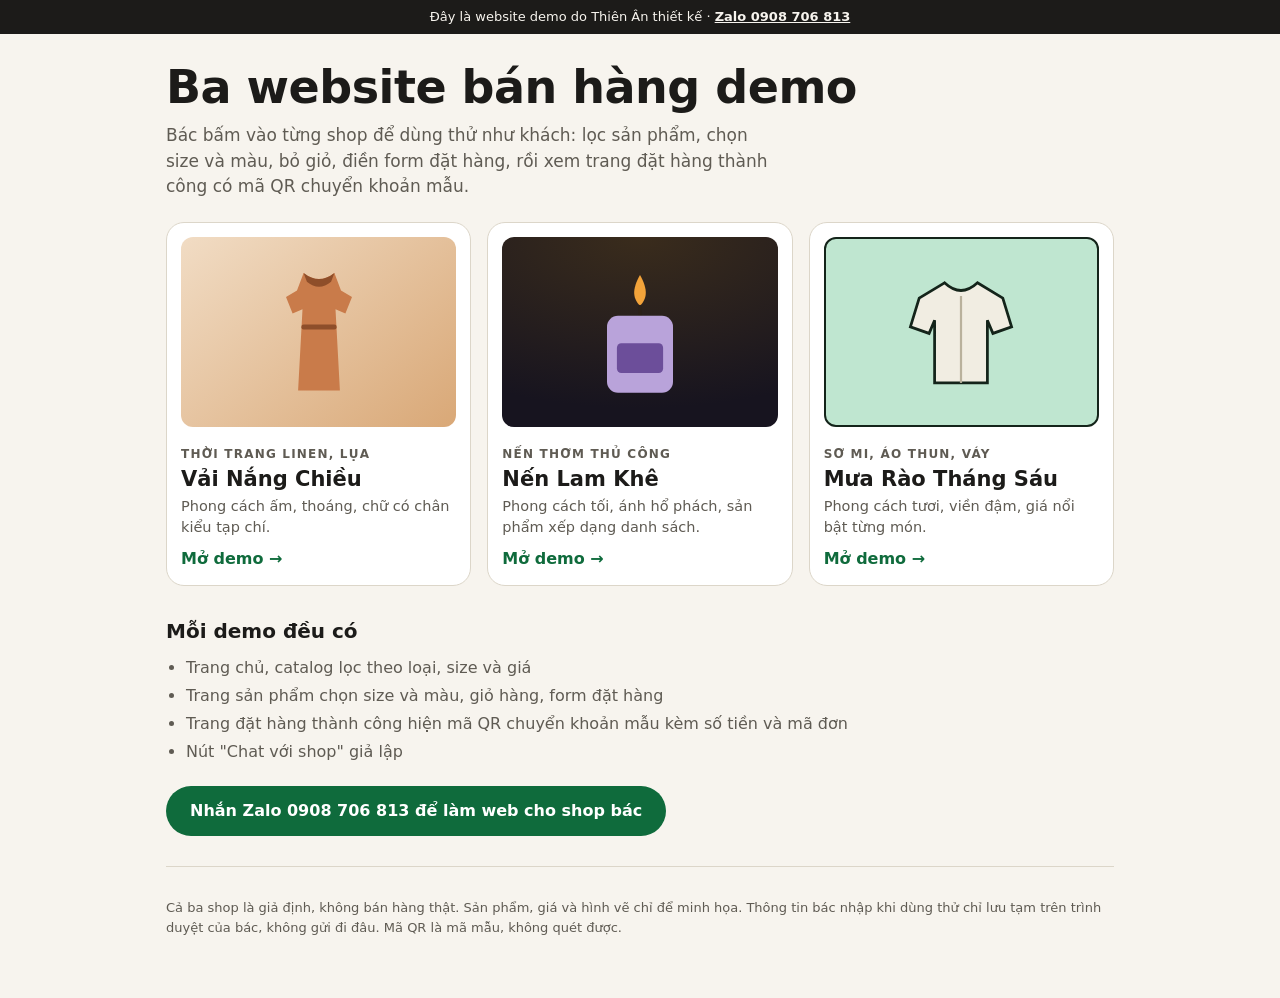
<file: index.html>
<!doctype html>
<html lang="vi">
<head>
<meta charset="utf-8">
<meta name="viewport" content="width=device-width, initial-scale=1">
<title>Website demo · Thiên Ân</title>
<meta name="description" content="Ba website bán hàng demo do Thiên Ân thiết kế: catalog có lọc, giỏ hàng, đặt hàng và mã QR chuyển khoản mẫu. Bấm thử trực tiếp trên điện thoại.">
<meta name="robots" content="noindex">
<meta name="theme-color" content="#f7f4ee">
<style>
  :root { --bg: #f7f4ee; --ink: #1c1b19; --muted: #5f5b53; --line: #dcd6c9; --accent: #0f6b3c; }
  * { box-sizing: border-box; }
  body { margin: 0; background: var(--bg); color: var(--ink); font: 16px/1.5 system-ui, -apple-system, "Segoe UI", Roboto, "Helvetica Neue", Arial, sans-serif; }
  a { color: inherit; }
  :focus-visible { outline: 3px solid var(--accent); outline-offset: 3px; }
  .strip { position: sticky; top: 0; z-index: 5; background: var(--ink); color: var(--bg); font-size: 13px; text-align: center; padding: 7px 12px; }
  .strip a { font-weight: 700; white-space: nowrap; }
  .wrap { max-width: 980px; margin: 0 auto; padding: 28px 16px 48px; }
  h1 { font-size: clamp(30px, 8vw, 46px); line-height: 1.12; margin: 0 0 10px; letter-spacing: -0.5px; }
  .lead { color: var(--muted); font-size: 17px; max-width: 36em; margin: 0 0 22px; }
  .list { display: grid; gap: 16px; }
  .demo { display: grid; grid-template-columns: 104px 1fr; gap: 14px; align-items: center; padding: 14px; border-radius: 18px; text-decoration: none; border: 1.5px solid var(--line); background: #fff; }
  .thumb { height: 128px; border-radius: 12px; display: flex; align-items: center; justify-content: center; }
  .thumb svg { width: 74px; height: auto; }
  .demo small { font-weight: 700; font-size: 12px; letter-spacing: 1.2px; text-transform: uppercase; color: var(--muted); }
  .demo b { display: block; font-size: 21px; line-height: 1.2; margin: 2px 0 4px; }
  .demo span { display: block; font-size: 14.5px; color: var(--muted); }
  .demo i { display: inline-block; margin-top: 8px; font-style: normal; font-weight: 700; color: var(--accent); }
  h2 { font-size: 20px; margin: 30px 0 10px; }
  ul { margin: 0; padding-left: 20px; color: var(--muted); }
  li { margin: 4px 0; }
  .cta { display: inline-flex; align-items: center; min-height: 50px; margin-top: 18px; padding: 12px 24px; border-radius: 999px; background: var(--accent); color: #fff; font-weight: 700; text-decoration: none; }
  footer { margin-top: 30px; padding-top: 18px; border-top: 1px solid var(--line); font-size: 13px; color: var(--muted); }
  @media (min-width: 760px) { .list { grid-template-columns: repeat(3, 1fr); } .demo { grid-template-columns: 1fr; align-items: start; } .thumb { height: 190px; } .thumb svg { width: 110px; } }
</style>
</head>
<body>
<div class="strip">Đây là website demo do Thiên Ân thiết kế · <a href="https://zalo.me/0908706813" target="_blank" rel="noopener">Zalo 0908 706 813</a></div>
<main class="wrap">
  <h1>Ba website bán hàng demo</h1>
  <p class="lead">Bác bấm vào từng shop để dùng thử như khách: lọc sản phẩm, chọn size và màu, bỏ giỏ, điền form đặt hàng, rồi xem trang đặt hàng thành công có mã QR chuyển khoản mẫu.</p>

  <div class="list">
    <a class="demo" href="vai-nang-chieu/">
      <div class="thumb" style="background:linear-gradient(140deg,#f1dcc4,#d9a877)">
        <svg viewBox="0 0 200 250" aria-hidden="true"><path d="M72 18 L60 50 L40 62 L52 92 L70 84 L62 232 L138 232 L130 84 L148 92 L160 62 L140 50 L128 18 Q100 40 72 18 Z" fill="#C97B4A"/><path d="M72 18 Q100 40 128 18 L122 34 Q100 52 78 34 Z" fill="#8E4E2A"/><rect x="68" y="112" width="64" height="9" rx="4" fill="#8E4E2A"/></svg>
      </div>
      <div><small>Thời trang linen, lụa</small><b>Vải Nắng Chiều</b><span>Phong cách ấm, thoáng, chữ có chân kiểu tạp chí.</span><i>Mở demo →</i></div>
    </a>
    <a class="demo" href="nen-lam-khe/">
      <div class="thumb" style="background:radial-gradient(120% 90% at 50% 0%,#3a2c1c,#17141f)">
        <svg viewBox="0 0 200 250" aria-hidden="true"><path d="M100 22 c-16 28 -12 44 0 56 c12 -12 16 -28 0 -56 Z" fill="#F2A33A"/><rect x="97" y="76" width="6" height="20" rx="3" fill="#2b2118"/><rect x="40" y="96" width="120" height="140" rx="20" fill="#B9A3DA"/><rect x="58" y="146" width="84" height="54" rx="8" fill="#6C4E9A"/></svg>
      </div>
      <div><small>Nến thơm thủ công</small><b>Nến Lam Khê</b><span>Phong cách tối, ánh hổ phách, sản phẩm xếp dạng danh sách.</span><i>Mở demo →</i></div>
    </a>
    <a class="demo" href="mua-rao-thang-sau/">
      <div class="thumb" style="background:#bfe6d0;border:2.5px solid #14241a">
        <svg viewBox="0 0 200 210" aria-hidden="true"><path d="M70 16 L24 44 L8 96 L42 108 L52 84 L52 198 L148 198 L148 84 L158 108 L192 96 L176 44 L130 16 Q100 44 70 16 Z" fill="#F1EDE2" stroke="#14241a" stroke-width="5"/><path d="M100 40 L100 198" stroke="#B9B19C" stroke-width="4"/></svg>
      </div>
      <div><small>Sơ mi, áo thun, váy</small><b>Mưa Rào Tháng Sáu</b><span>Phong cách tươi, viền đậm, giá nổi bật từng món.</span><i>Mở demo →</i></div>
    </a>
  </div>

  <h2>Mỗi demo đều có</h2>
  <ul>
    <li>Trang chủ, catalog lọc theo loại, size và giá</li>
    <li>Trang sản phẩm chọn size và màu, giỏ hàng, form đặt hàng</li>
    <li>Trang đặt hàng thành công hiện mã QR chuyển khoản mẫu kèm số tiền và mã đơn</li>
    <li>Nút "Chat với shop" giả lập</li>
  </ul>
  <a class="cta" href="https://zalo.me/0908706813" target="_blank" rel="noopener">Nhắn Zalo 0908 706 813 để làm web cho shop bác</a>

  <footer>
    <p>Cả ba shop là giả định, không bán hàng thật. Sản phẩm, giá và hình vẽ chỉ để minh họa. Thông tin bác nhập khi dùng thử chỉ lưu tạm trên trình duyệt của bác, không gửi đi đâu. Mã QR là mã mẫu, không quét được.</p>
  </footer>
</main>
</body>
</html>
</file>
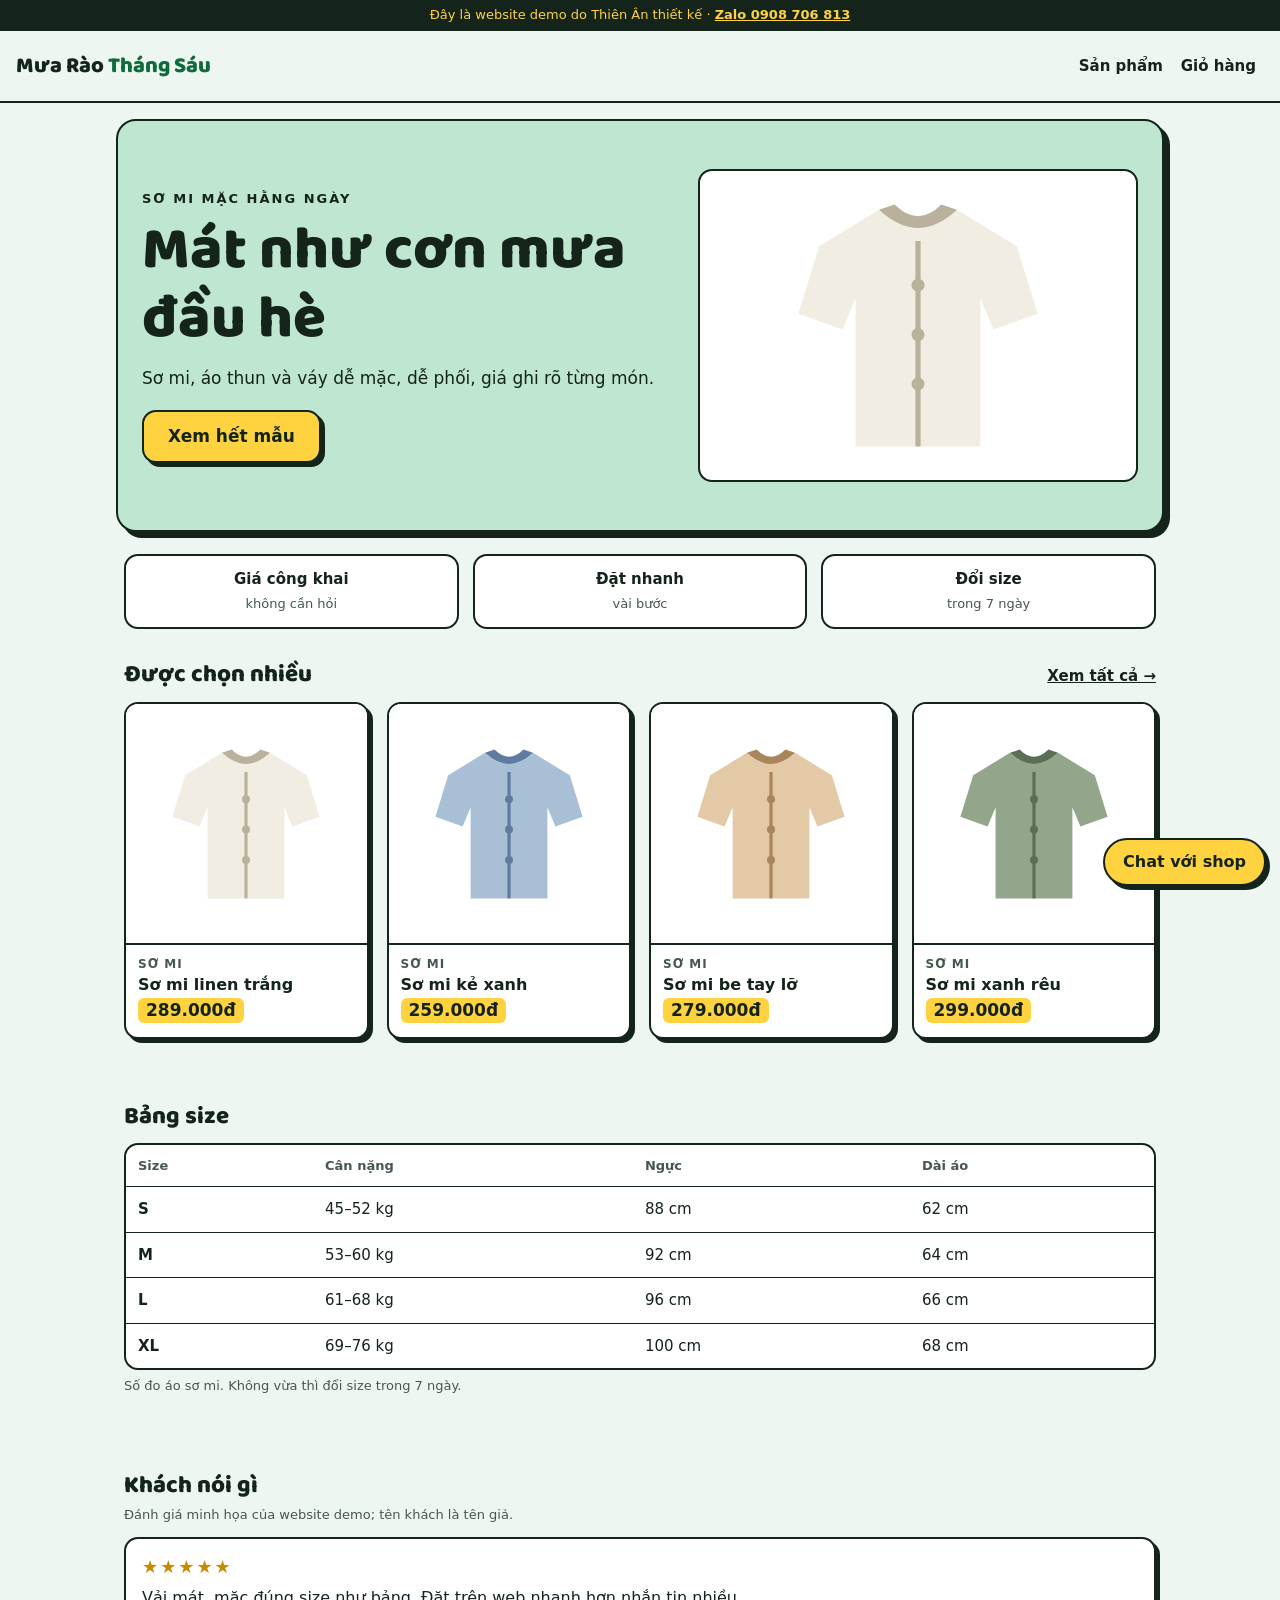
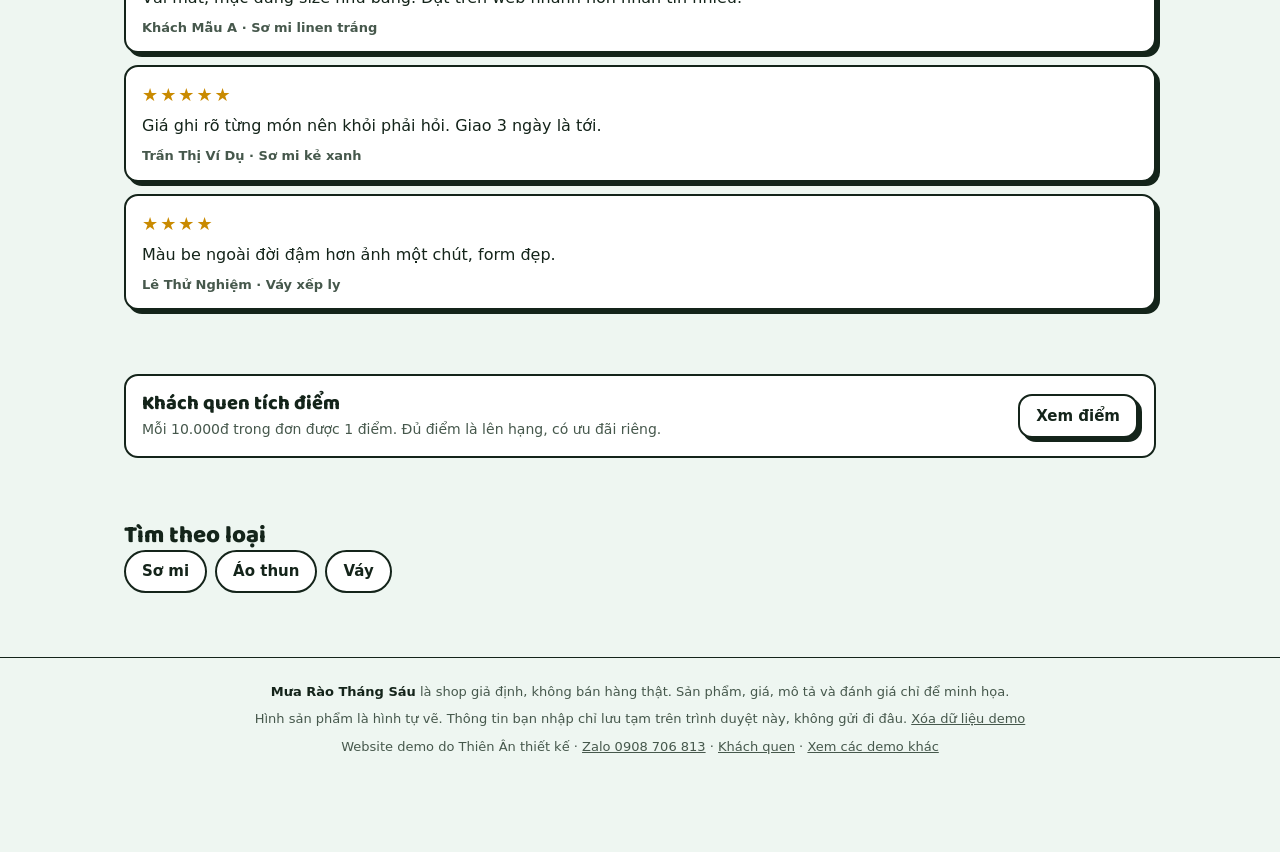
<file: mua-rao-thang-sau/index.html>
<!doctype html>
<html lang="vi">
<head>
<meta charset="utf-8">
<meta name="viewport" content="width=device-width, initial-scale=1">
<title>Mưa Rào Tháng Sáu · Website demo</title>
<meta name="description" content="Website demo shop sơ mi, áo thun, váy: giá công khai, đặt nhanh, mã QR mẫu. Shop giả định, không bán hàng thật.">
<meta name="robots" content="noindex">
<meta name="theme-color" content="#eef6f1">
<link rel="stylesheet" href="../shared/fonts/baloo-2.css">
<link rel="stylesheet" href="../shared/base.css">
<link rel="stylesheet" href="theme.css">
</head>
<body>
<main id="app"></main>
<noscript><p style="padding:24px">Website demo này cần bật JavaScript để chạy giỏ hàng và đặt hàng.</p></noscript>
<script src="data.js"></script>
<script src="../shared/shop.js"></script>
</body>
</html>
</file>
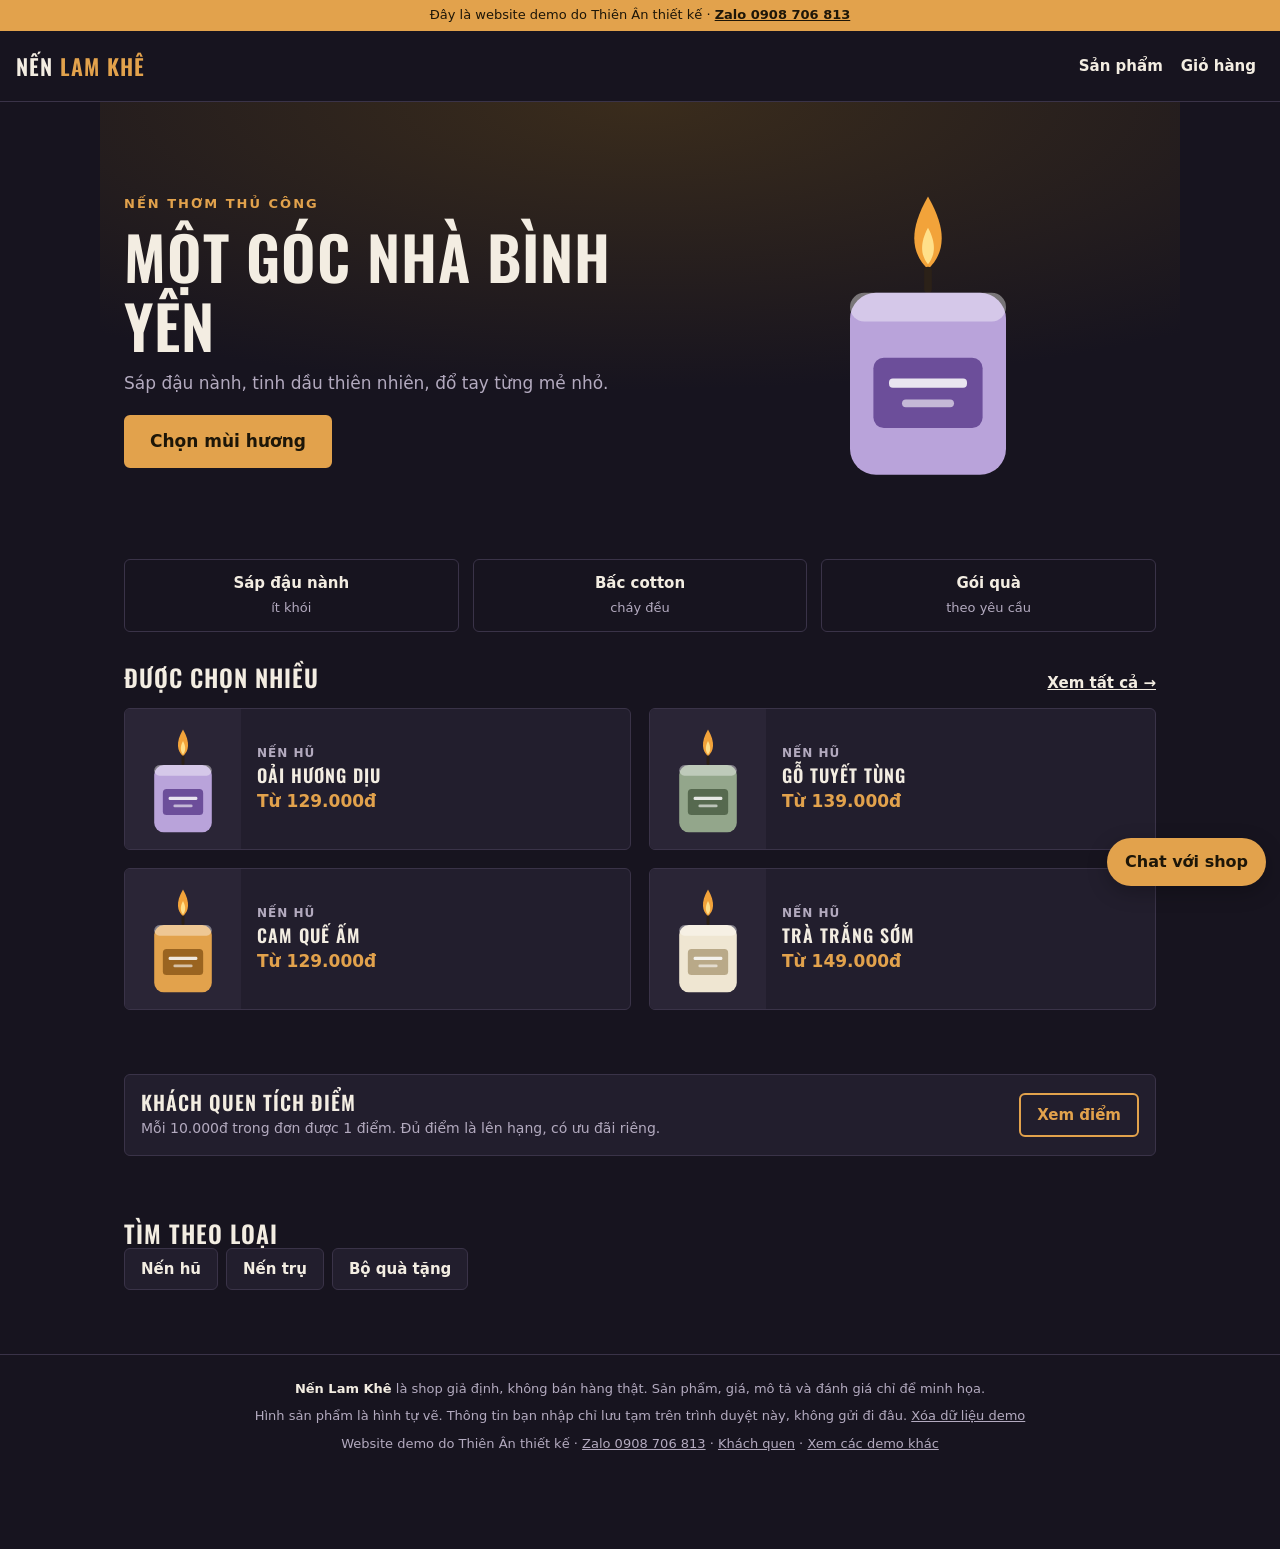
<file: nen-lam-khe/index.html>
<!doctype html>
<html lang="vi">
<head>
<meta charset="utf-8">
<meta name="viewport" content="width=device-width, initial-scale=1">
<title>Nến Lam Khê · Website demo</title>
<meta name="description" content="Website demo shop nến thơm thủ công: chọn dung tích, màu sáp, đặt hàng và mã QR mẫu. Shop giả định, không bán hàng thật.">
<meta name="robots" content="noindex">
<meta name="theme-color" content="#17141f">
<link rel="stylesheet" href="../shared/fonts/oswald.css">
<link rel="stylesheet" href="../shared/base.css">
<link rel="stylesheet" href="theme.css">
</head>
<body>
<main id="app"></main>
<noscript><p style="padding:24px">Website demo này cần bật JavaScript để chạy giỏ hàng và đặt hàng.</p></noscript>
<script src="data.js"></script>
<script src="../shared/shop.js"></script>
</body>
</html>
</file>
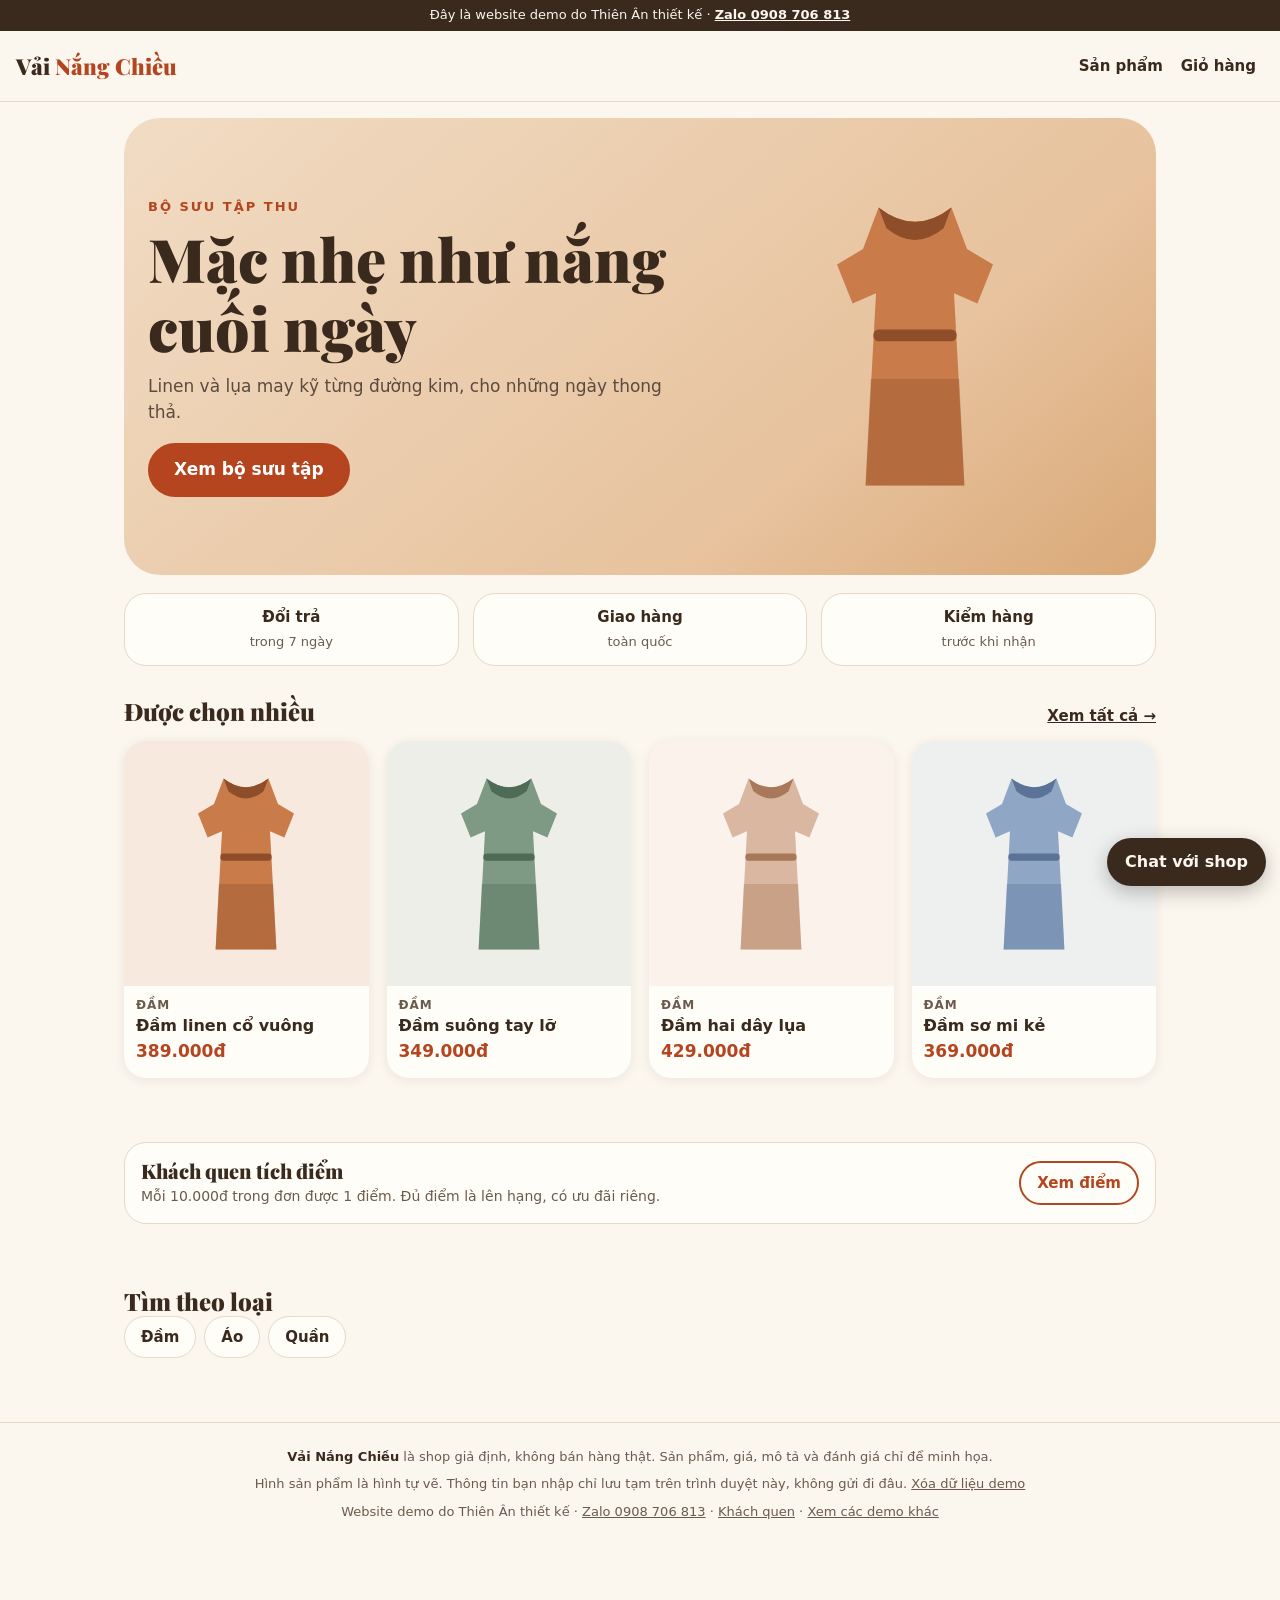
<file: vai-nang-chieu/index.html>
<!doctype html>
<html lang="vi">
<head>
<meta charset="utf-8">
<meta name="viewport" content="width=device-width, initial-scale=1">
<title>Vải Nắng Chiều · Website demo</title>
<meta name="description" content="Website demo shop thời trang linen và lụa: catalog có lọc, giỏ hàng, đặt hàng và mã QR mẫu. Shop giả định, không bán hàng thật.">
<meta name="robots" content="noindex">
<meta name="theme-color" content="#fbf6ee">
<link rel="stylesheet" href="../shared/fonts/playfair-display.css">
<link rel="stylesheet" href="../shared/base.css">
<link rel="stylesheet" href="theme.css">
</head>
<body>
<main id="app"></main>
<noscript><p style="padding:24px">Website demo này cần bật JavaScript để chạy giỏ hàng và đặt hàng.</p></noscript>
<script src="data.js"></script>
<script src="../shared/shop.js"></script>
</body>
</html>
</file>
<file: shared/fonts/baloo-2.css>
@font-face{font-display:swap;font-family:'Baloo 2';font-style:normal;font-weight:700;src:url(baloo-2-700-0.woff2) format('woff2');unicode-range:U+0102-0103, U+0110-0111, U+0128-0129, U+0168-0169, U+01A0-01A1, U+01AF-01B0, U+0300-0301, U+0303-0304, U+0308-0309, U+0323, U+0329, U+1EA0-1EF9, U+20AB;}
@font-face{font-display:swap;font-family:'Baloo 2';font-style:normal;font-weight:700;src:url(baloo-2-700-1.woff2) format('woff2');unicode-range:U+0100-02BA, U+02BD-02C5, U+02C7-02CC, U+02CE-02D7, U+02DD-02FF, U+0304, U+0308, U+0329, U+1D00-1DBF, U+1E00-1E9F, U+1EF2-1EFF, U+2020, U+20A0-20AB, U+20AD-20C4, U+2113, U+2C60-2C7F, U+A720-A7FF;}
@font-face{font-display:swap;font-family:'Baloo 2';font-style:normal;font-weight:700;src:url(baloo-2-700-2.woff2) format('woff2');unicode-range:U+0000-00FF, U+0131, U+0152-0153, U+02BB-02BC, U+02C6, U+02DA, U+02DC, U+0304, U+0308, U+0329, U+2000-206F, U+20AC, U+2122, U+2191, U+2193, U+2212, U+2215, U+FEFF, U+FFFD;}
@font-face{font-display:swap;font-family:'Baloo 2';font-style:normal;font-weight:800;src:url(baloo-2-800-3.woff2) format('woff2');unicode-range:U+0102-0103, U+0110-0111, U+0128-0129, U+0168-0169, U+01A0-01A1, U+01AF-01B0, U+0300-0301, U+0303-0304, U+0308-0309, U+0323, U+0329, U+1EA0-1EF9, U+20AB;}
@font-face{font-display:swap;font-family:'Baloo 2';font-style:normal;font-weight:800;src:url(baloo-2-800-4.woff2) format('woff2');unicode-range:U+0100-02BA, U+02BD-02C5, U+02C7-02CC, U+02CE-02D7, U+02DD-02FF, U+0304, U+0308, U+0329, U+1D00-1DBF, U+1E00-1E9F, U+1EF2-1EFF, U+2020, U+20A0-20AB, U+20AD-20C4, U+2113, U+2C60-2C7F, U+A720-A7FF;}
@font-face{font-display:swap;font-family:'Baloo 2';font-style:normal;font-weight:800;src:url(baloo-2-800-5.woff2) format('woff2');unicode-range:U+0000-00FF, U+0131, U+0152-0153, U+02BB-02BC, U+02C6, U+02DA, U+02DC, U+0304, U+0308, U+0329, U+2000-206F, U+20AC, U+2122, U+2191, U+2193, U+2212, U+2215, U+FEFF, U+FFFD;}
</file>
<file: shared/base.css>
/* Khung chung của các website demo. Màu, font và dáng riêng của từng shop nằm trong theme.css của shop đó. */
:root {
  --bg: #fff; --surface: #fff; --ink: #1f1f1f; --muted: #666; --line: #e5e5e5;
  --accent: #b4451f; --accent-text: var(--accent); --on-accent: #fff; --radius: 14px; --pill: 999px;
  --font-body: system-ui, -apple-system, "Segoe UI", Roboto, "Helvetica Neue", Arial, sans-serif;
  --font-head: var(--font-body); --head-weight: 800; --head-case: none; --head-track: 0;
  --strip-bg: #111; --strip-ink: #fff; --max: 1080px;
}
* { box-sizing: border-box; }
html { -webkit-text-size-adjust: 100%; scroll-padding-top: 96px; }
body { margin: 0; background: var(--bg); color: var(--ink); font: 16px/1.5 var(--font-body); }
h1, h2 { font-family: var(--font-head); font-weight: var(--head-weight); text-transform: var(--head-case); letter-spacing: var(--head-track); line-height: 1.15; margin: 0; }
p { margin: 0; }
a { color: inherit; }
button, input { font: inherit; color: inherit; }
button { cursor: pointer; }
svg { display: block; max-width: 100%; height: auto; }
:focus-visible { outline: 3px solid var(--accent); outline-offset: 2px; }
[hidden] { display: none !important; }

.sticky { position: sticky; top: 0; z-index: 30; }
.demo-strip { background: var(--strip-bg); color: var(--strip-ink); font-size: 13px; line-height: 1.3; text-align: center; padding: 7px 12px; }
.demo-strip a { color: inherit; font-weight: 700; white-space: nowrap; }

.top { display: flex; align-items: center; justify-content: space-between; gap: 8px; padding: 12px clamp(10px, 4vw, 16px); background: var(--bg); border-bottom: 1px solid var(--line); }
.logo { white-space: nowrap; font-family: var(--font-head); font-weight: var(--head-weight); font-size: clamp(16px, 5.4vw, 22px); text-decoration: none; text-transform: var(--head-case); letter-spacing: var(--head-track); }
.logo span { color: var(--accent-text); }
.top nav { display: flex; align-items: center; gap: 2px; font-weight: 600; font-size: clamp(13px, 3.8vw, 15px); }
.top nav a { white-space: nowrap; text-decoration: none; padding: 12px clamp(4px, 1.8vw, 8px); border-radius: var(--pill); }
.cart-link b { display: inline-block; min-width: 22px; padding: 0 6px; margin-left: 2px; border-radius: var(--pill); background: var(--accent); color: var(--on-accent); font-size: 13px; text-align: center; }

main { max-width: var(--max); margin: 0 auto; min-height: 60vh; }
.block { padding: 24px 16px; }
.narrow { max-width: 560px; margin: 0 auto; }
.block-head { display: flex; align-items: baseline; justify-content: space-between; gap: 12px; margin-bottom: 14px; }
.block-head a { font-weight: 600; font-size: 15px; white-space: nowrap; }
h2 { font-size: 24px; }
.page-title { font-size: 30px; margin-bottom: 16px; }

.btn { display: inline-flex; align-items: center; justify-content: center; min-height: 50px; padding: 12px 24px; border: 2px solid var(--accent); border-radius: var(--radius); background: var(--accent); color: var(--on-accent); font-weight: 700; font-size: 17px; text-decoration: none; }
.btn.ghost { background: transparent; color: var(--accent-text); }
.btn.wide { display: flex; width: 100%; margin-top: 16px; }
.linkish { background: none; border: 0; padding: 0; text-decoration: underline; color: inherit; }
.back { display: inline-block; padding: 10px 0; font-weight: 600; font-size: 15px; text-decoration: none; color: var(--muted); }
.back.center { display: block; text-align: center; }

.hero { display: grid; gap: 18px; padding: 28px 16px; align-items: center; }
.hero small { display: block; font-weight: 700; font-size: 13px; letter-spacing: 2px; text-transform: uppercase; color: var(--accent-text); margin-bottom: 8px; }
.hero h1 { font-size: clamp(34px, 9vw, 60px); }
.hero p { margin: 12px 0 18px; color: var(--muted); font-size: 17px; max-width: 34em; }
.hero-art { display: flex; justify-content: center; border-radius: var(--radius); padding: 18px; background: var(--surface); }
.perks { display: grid; grid-template-columns: repeat(3, 1fr); gap: 8px; padding: 0 16px; }
.perks div { background: var(--surface); border: 1px solid var(--line); border-radius: var(--radius); padding: 12px 10px; text-align: center; }
.perks b { display: block; font-size: 15px; }
.perks span { font-size: 13px; color: var(--muted); }

.grid { display: grid; grid-template-columns: repeat(2, minmax(0, 1fr)); gap: 12px; }
.card { display: block; text-decoration: none; background: var(--surface); border: 1px solid var(--line); border-radius: var(--radius); overflow: hidden; }
.card .pic { display: flex; align-items: center; justify-content: center; aspect-ratio: 1; padding: 14px; }
.card .meta { padding: 10px 12px 14px; display: grid; gap: 2px; }
.cat { font-size: 12px; font-weight: 700; letter-spacing: 1px; text-transform: uppercase; color: var(--muted); }
.card b { font-size: 16px; line-height: 1.3; }
.card i { font-style: normal; font-weight: 800; color: var(--accent-text); font-size: 17px; }

.fine { font-size: 13px; color: var(--muted); margin: 6px 0 12px; }
.table-wrap { overflow-x: auto; margin-top: 12px; border: 1px solid var(--line); border-radius: var(--radius); background: var(--surface); }
.size-table { width: 100%; border-collapse: collapse; font-size: 15px; font-variant-numeric: tabular-nums; }
.size-table th, .size-table td { padding: 11px 12px; text-align: left; white-space: nowrap; border-bottom: 1px solid var(--line); }
.size-table tbody tr:last-child th, .size-table tbody tr:last-child td { border-bottom: 0; }
.size-table thead th { font-size: 13px; color: var(--muted); font-weight: 700; }
.size-table tbody th { font-weight: 800; }
.reviews { display: grid; gap: 12px; }
.review { margin: 0; padding: 14px 16px; background: var(--surface); border: 1px solid var(--line); border-radius: var(--radius); }
.review .stars { color: #c98a00; letter-spacing: 2px; font-size: 18px; }
.review blockquote { margin: 6px 0 8px; font-size: 16px; }
.review figcaption { font-size: 13px; color: var(--muted); font-weight: 600; }
.chips { display: flex; flex-wrap: wrap; gap: 8px; }
.chip { min-height: 42px; padding: 8px 16px; border: 1.5px solid var(--line); border-radius: var(--pill); background: var(--surface); font-weight: 600; font-size: 15px; text-decoration: none; display: inline-flex; align-items: center; }
.chip.on { background: var(--ink); border-color: var(--ink); color: var(--bg); }
fieldset { border: 0; padding: 0; margin: 0 0 14px; min-width: 0; }
legend { padding: 0; margin-bottom: 8px; font-weight: 700; font-size: 14px; color: var(--muted); }
.count { margin: 4px 0 12px; color: var(--muted); font-size: 14px; }
.empty { padding: 28px 0; color: var(--muted); }

.product { display: grid; grid-template-columns: minmax(0, 1fr); gap: 16px; padding: 8px 16px 28px; }
.product-pic { display: flex; align-items: center; justify-content: center; border-radius: var(--radius); padding: 24px; }
.product-pic svg { width: auto; max-height: 46vh; }
.product-info h1 { font-size: 30px; margin: 4px 0 6px; }
.price { font-size: 30px; font-weight: 800; color: var(--accent-text); }
.product-info > p { color: var(--muted); margin: 8px 0 18px; }
.swatches { display: flex; gap: 12px; }
.swatch { width: 44px; height: 44px; border-radius: 50%; border: 3px solid var(--bg); box-shadow: 0 0 0 1.5px var(--line); padding: 0; }
.swatch.on { box-shadow: 0 0 0 3px var(--ink); }
.hint { color: #b42318; font-weight: 600; margin-bottom: 10px; }
.buybar { display: grid; grid-template-columns: 1fr 1fr; gap: 10px; margin-top: 6px; }

.line { display: grid; grid-template-columns: 70px 1fr auto; gap: 12px; align-items: center; padding: 12px 0; border-bottom: 1px solid var(--line); }
.line .pic { border-radius: 10px; padding: 6px; display: flex; justify-content: center; }
.line-info { display: grid; }
.line-info span { font-size: 14px; color: var(--muted); }
.line-info i { font-style: normal; font-weight: 700; color: var(--accent-text); }
.qty { display: flex; align-items: center; gap: 4px; font-weight: 700; }
.qty button { width: 44px; height: 44px; border: 1.5px solid var(--line); border-radius: 50%; background: var(--surface); font-size: 22px; line-height: 1; }
.qty span { min-width: 28px; text-align: center; }
.total { display: flex; justify-content: space-between; align-items: baseline; padding: 16px 0 4px; font-weight: 600; }
.total b { font-size: 26px; color: var(--accent-text); }

.field { display: block; margin-top: 14px; }
.field span { display: block; font-weight: 700; font-size: 15px; margin-bottom: 6px; }
.field input { width: 100%; min-height: 50px; padding: 10px 14px; border: 1.5px solid var(--line); border-radius: var(--radius); background: var(--surface); font-size: 16px; }
.field input[aria-invalid="true"] { border-color: #b42318; }
.field em { display: block; font-style: normal; font-size: 14px; color: #b42318; min-height: 4px; margin-top: 4px; }
.field select { width: 100%; min-height: 50px; padding: 10px 12px; border: 1.5px solid var(--line); border-radius: var(--radius); background: var(--surface); color: var(--ink); font: inherit; font-size: 16px; }
.field select[aria-invalid="true"] { border-color: #b42318; }
.field > label > span { display: block; font-weight: 700; font-size: 15px; margin-bottom: 6px; }
.two { display: grid; grid-template-columns: minmax(0, 1fr) minmax(0, 1fr); gap: 10px; }
.coupon-row { display: flex; gap: 8px; }
.coupon-row input { flex: 1; min-width: 0; text-transform: uppercase; }
.coupon-row .btn { min-height: 50px; padding: 8px 16px; font-size: 15px; white-space: nowrap; }
.chip.mini { min-height: 30px; padding: 2px 12px; font-size: 13px; }
.quote { margin-top: 16px; padding: 12px 16px; border: 1.5px solid var(--line); border-radius: var(--radius); background: var(--surface); }
.quote > div { display: flex; justify-content: space-between; align-items: baseline; gap: 12px; padding: 6px 0; font-size: 15px; }
.quote b { text-align: right; }
.quote-off b { color: #1f8a4c; }
.quote-total { border-top: 1px solid var(--line); margin-top: 4px; padding-top: 10px !important; font-weight: 700; }
.quote-total b { font-size: 26px; color: var(--accent-text); }
.stock { margin: 8px 0 0; font-size: 14px; color: var(--muted); }
.stock-ok b { color: #1f8a4c; }
.stock-low b { color: #b54708; }
.chip.low:not(.on) { border-style: dashed; }
.chip:disabled { opacity: 0.4; text-decoration: line-through; cursor: not-allowed; }
.earned { margin: 0 0 12px; font-size: 15px; font-weight: 700; }
.loyal { display: grid; gap: 4px; padding: 18px; border-radius: var(--radius); background: var(--surface); border: 1.5px solid var(--line); }
.loyal small { font-size: 12px; font-weight: 700; letter-spacing: 1px; text-transform: uppercase; color: var(--muted); }
.loyal b { font-family: var(--font-head); font-weight: var(--head-weight); font-size: 30px; line-height: 1.15; }
.loyal .pts { font-size: 20px; font-weight: 800; color: var(--accent-text); }
.loyal span { font-size: 14px; color: var(--muted); }
.loyal-bar { height: 10px; border-radius: 999px; background: var(--line); overflow: hidden; margin: 6px 0 2px; }
.loyal-bar i { display: block; height: 100%; background: var(--accent); }
.loyal-teaser { display: flex; align-items: center; justify-content: space-between; gap: 14px; padding: 16px; border-radius: var(--radius); background: var(--surface); border: 1.5px solid var(--line); }
.loyal-teaser h2 { font-size: 20px; }
.loyal-teaser p { font-size: 14px; color: var(--muted); margin-top: 4px; }
.loyal-teaser .btn { flex: none; min-height: 44px; padding: 8px 16px; font-size: 15px; white-space: nowrap; }
.sub-h { font-size: 18px; margin: 22px 0 8px; }
.plain { margin: 0; padding-left: 20px; color: var(--muted); }
.plain li { margin: 4px 0; }
.past { display: flex; justify-content: space-between; align-items: center; gap: 12px; padding: 10px 0; border-bottom: 1px solid var(--line); font-size: 15px; }
.past .btn { flex: none; min-height: 44px; padding: 6px 16px; font-size: 15px; }
@media (prefers-reduced-motion: no-preference) { .quote.flash { animation: quote-flash 0.6s ease; } }
@keyframes quote-flash { from { box-shadow: 0 0 0 4px var(--accent); } to { box-shadow: 0 0 0 0 transparent; } }
.check { display: flex; gap: 10px; align-items: flex-start; margin-top: 16px; font-size: 15px; }
.check input { width: 22px; height: 22px; margin: 1px 0 0; flex: none; accent-color: var(--accent-text); }
.privacy { margin-top: 14px; font-size: 13px; color: var(--muted); }

.success { text-align: center; }
.ok { background: #1f8a4c; color: #fff; border-radius: var(--radius); padding: 16px; }
.ok b { display: block; font-size: 22px; }
.qr { display: inline-block; margin: 16px auto 6px; padding: 14px; background: #fff; border-radius: var(--radius); border: 1px solid var(--line); }
.qr-note { font-size: 14px; color: var(--muted); max-width: 30em; margin: 0 auto; }
.pay { text-align: left; margin: 18px 0 0; }
.pay div { display: flex; justify-content: space-between; gap: 16px; padding: 10px 0; border-bottom: 1px solid var(--line); }
.pay dt { color: var(--muted); flex: none; }
.pay dd { margin: 0; font-weight: 700; text-align: right; overflow-wrap: anywhere; }
.due { display: grid; gap: 2px; margin-bottom: 12px; }
.due .sum { font-size: 34px; line-height: 1.15; color: var(--accent-text); }
.due span { font-size: 15px; color: var(--muted); }
.due span b { color: var(--ink); }

.foot { margin-top: 32px; padding: 24px 16px 96px; border-top: 1px solid var(--line); font-size: 13px; color: var(--muted); text-align: center; display: grid; gap: 8px; }
.foot b { color: var(--ink); }

.chat-fab { position: fixed; right: 14px; bottom: 14px; z-index: 40; min-height: 48px; padding: 10px 18px; border: 0; border-radius: var(--pill); background: var(--ink); color: var(--bg); font-weight: 700; box-shadow: 0 6px 20px rgba(0,0,0,0.25); }
body[data-route="checkout"] .chat-fab { display: none; }
.ask { margin-top: 14px; text-align: center; font-size: 15px; color: var(--muted); }
.chat { position: fixed; right: 10px; left: 10px; bottom: 10px; z-index: 50; max-width: 380px; margin-left: auto; background: #fff; color: #1f1f1f; border-radius: 16px; box-shadow: 0 12px 40px rgba(0,0,0,0.35); overflow: hidden; display: flex; flex-direction: column; }
.chat header { display: grid; grid-template-columns: 1fr auto; padding: 12px 14px; background: var(--ink); color: var(--bg); }
.chat header span { font-size: 12px; opacity: 0.8; grid-column: 1; }
.chat header button { grid-row: 1 / span 2; grid-column: 2; width: 44px; height: 44px; border: 0; background: none; color: inherit; font-size: 26px; }
.chat-log { height: 260px; overflow-y: auto; padding: 12px; display: flex; flex-direction: column; gap: 8px; background: #f6f6f4; }
.bubble { max-width: 82%; padding: 9px 13px; border-radius: 16px; font-size: 15px; background: #fff; align-self: flex-start; }
.bubble.me { align-self: flex-end; background: #dfe9dc; }
.chat form { display: flex; gap: 8px; padding: 10px; border-top: 1px solid #e5e5e5; }
.chat input { flex: 1; min-width: 0; min-height: 44px; padding: 8px 12px; border: 1.5px solid #d5d5d5; border-radius: 999px; background: #fff; color: #1f1f1f; font-size: 16px; }
.chat form button { min-height: 44px; padding: 0 16px; border: 0; border-radius: 999px; background: #1f1f1f; color: #fff; font-weight: 700; }
.toast { position: fixed; left: 50%; bottom: 78px; transform: translateX(-50%); z-index: 60; background: #1f1f1f; color: #fff; padding: 10px 18px; border-radius: 999px; font-size: 15px; font-weight: 600; width: max-content; max-width: calc(100vw - 24px); text-align: center; line-height: 1.35; }
.toast { border-radius: 18px; }

@media (min-width: 760px) {
  .hero { grid-template-columns: 1.1fr 0.9fr; padding: 48px 24px; }
  .grid { grid-template-columns: repeat(4, minmax(0, 1fr)); gap: 18px; }
  .product { grid-template-columns: minmax(0, 1fr) minmax(0, 1fr); gap: 32px; padding: 24px; }
  .product .back { grid-column: 1 / -1; }
  .block { padding: 32px 24px; }
  .perks { padding: 0 24px; gap: 14px; }
}
@media (prefers-reduced-motion: no-preference) {
  .card, .btn, .chip { transition: transform 0.12s ease, background-color 0.12s ease; }
  .card:active, .btn:active { transform: scale(0.98); }
}
</file>
<file: mua-rao-thang-sau/theme.css>
/* Mưa Rào Tháng Sáu: tươi, đậm, viền đen dày và bóng đổ cứng, chữ tròn. */
:root {
  --bg: #eef6f1; --surface: #fff; --ink: #14241a; --muted: #46584c; --line: #14241a;
  --accent: #ffd23f; --accent-text: #0f6b3c; --on-accent: #14241a; --radius: 14px;
  --font-head: "Baloo 2", "Trebuchet MS", system-ui, sans-serif; --head-weight: 800;
  --strip-bg: #14241a; --strip-ink: #ffd23f;
}
.top { border-bottom: 2.5px solid var(--ink); }
.hero { margin: 16px; border: 2.5px solid var(--ink); border-radius: 20px; background: #bfe6d0; box-shadow: 6px 6px 0 var(--ink); }
.hero small { color: var(--ink); }
.hero p { color: var(--ink); }
.hero-art { background: #fff; border: 2.5px solid var(--ink); }
.btn { border: 2.5px solid var(--ink); box-shadow: 4px 4px 0 var(--ink); }
.btn.ghost { background: #fff; color: var(--ink); }
.perks { margin-top: 22px; }
.perks div, .card, .chip, .field input, .qty button { border: 2.5px solid var(--ink); }
.card { box-shadow: 4px 4px 0 var(--ink); }
.card .pic { border-bottom: 2.5px solid var(--ink); }
.card i { color: var(--ink); background: var(--accent); justify-self: start; padding: 0 8px; border-radius: 6px; }
.chip.on { background: var(--accent); color: var(--ink); }
.product-pic { border: 2.5px solid var(--ink); box-shadow: 6px 6px 0 var(--ink); }
.price { color: var(--ink); background: var(--accent); display: inline-block; padding: 0 12px; border-radius: 8px; border: 2.5px solid var(--ink); }
.cart-link b { border: 2px solid var(--ink); }
.table-wrap, .review, .quote, .loyal, .loyal-teaser, .field select { border: 2.5px solid var(--ink); }
.review { box-shadow: 4px 4px 0 var(--ink); }
.swatch { box-shadow: 0 0 0 2.5px var(--ink); }
.swatch.on { box-shadow: 0 0 0 2.5px var(--ink), 0 0 0 6px var(--accent); }
.chat-fab { background: var(--accent); color: var(--ink); border: 2.5px solid var(--ink); box-shadow: 4px 4px 0 var(--ink); }
.logo { font-size: clamp(14px, 4.7vw, 22px); }
</file>
<file: shared/fonts/oswald.css>
@font-face{font-display:swap;font-family:'Oswald';font-style:normal;font-weight:600;src:url(oswald-600-0.woff2) format('woff2');unicode-range:U+0102-0103, U+0110-0111, U+0128-0129, U+0168-0169, U+01A0-01A1, U+01AF-01B0, U+0300-0301, U+0303-0304, U+0308-0309, U+0323, U+0329, U+1EA0-1EF9, U+20AB;}
@font-face{font-display:swap;font-family:'Oswald';font-style:normal;font-weight:600;src:url(oswald-600-1.woff2) format('woff2');unicode-range:U+0100-02BA, U+02BD-02C5, U+02C7-02CC, U+02CE-02D7, U+02DD-02FF, U+0304, U+0308, U+0329, U+1D00-1DBF, U+1E00-1E9F, U+1EF2-1EFF, U+2020, U+20A0-20AB, U+20AD-20C4, U+2113, U+2C60-2C7F, U+A720-A7FF;}
@font-face{font-display:swap;font-family:'Oswald';font-style:normal;font-weight:600;src:url(oswald-600-2.woff2) format('woff2');unicode-range:U+0000-00FF, U+0131, U+0152-0153, U+02BB-02BC, U+02C6, U+02DA, U+02DC, U+0304, U+0308, U+0329, U+2000-206F, U+20AC, U+2122, U+2191, U+2193, U+2212, U+2215, U+FEFF, U+FFFD;}
@font-face{font-display:swap;font-family:'Oswald';font-style:normal;font-weight:700;src:url(oswald-700-3.woff2) format('woff2');unicode-range:U+0102-0103, U+0110-0111, U+0128-0129, U+0168-0169, U+01A0-01A1, U+01AF-01B0, U+0300-0301, U+0303-0304, U+0308-0309, U+0323, U+0329, U+1EA0-1EF9, U+20AB;}
@font-face{font-display:swap;font-family:'Oswald';font-style:normal;font-weight:700;src:url(oswald-700-4.woff2) format('woff2');unicode-range:U+0100-02BA, U+02BD-02C5, U+02C7-02CC, U+02CE-02D7, U+02DD-02FF, U+0304, U+0308, U+0329, U+1D00-1DBF, U+1E00-1E9F, U+1EF2-1EFF, U+2020, U+20A0-20AB, U+20AD-20C4, U+2113, U+2C60-2C7F, U+A720-A7FF;}
@font-face{font-display:swap;font-family:'Oswald';font-style:normal;font-weight:700;src:url(oswald-700-5.woff2) format('woff2');unicode-range:U+0000-00FF, U+0131, U+0152-0153, U+02BB-02BC, U+02C6, U+02DA, U+02DC, U+0304, U+0308, U+0329, U+2000-206F, U+20AC, U+2122, U+2191, U+2193, U+2212, U+2215, U+FEFF, U+FFFD;}
</file>
<file: nen-lam-khe/theme.css>
/* Nến Lam Khê: nền tối, ánh hổ phách, chữ in hoa hẹp. Sản phẩm xếp thành danh sách ngang trên điện thoại. */
:root {
  --bg: #17141f; --surface: #221e2d; --ink: #f3ede2; --muted: #b3aabf; --line: #3a3348;
  --accent: #e2a24c; --on-accent: #1d1608; --radius: 6px;
  --font-head: "Oswald", "Arial Narrow", Impact, sans-serif; --head-weight: 600; --head-case: uppercase; --head-track: 1px;
  --strip-bg: #e2a24c; --strip-ink: #1d1608;
}
.hero { text-align: center; background: radial-gradient(120% 90% at 50% 0%, #3a2c1c 0%, #17141f 70%); }
.hero p { margin-left: auto; margin-right: auto; }
.hero-art { background: transparent; order: -1; }
.perks div { background: transparent; }
.grid { grid-template-columns: 1fr; }
.card { display: grid; grid-template-columns: 116px 1fr; align-items: center; }
.card .pic { aspect-ratio: auto; height: 100%; padding: 10px; }
.card .meta { padding: 14px 16px; }
.card b { font-family: var(--font-head); font-weight: 600; text-transform: uppercase; letter-spacing: 1px; font-size: 18px; }
.chip { border-radius: var(--radius); }
.swatch { border-color: var(--bg); }
.field input, .field select { color: var(--ink); }
.chat-fab { background: var(--accent); color: var(--on-accent); }
@media (min-width: 760px) {
  .hero { text-align: left; }
  .hero p { margin-left: 0; }
  .hero-art { order: 0; }
  .grid { grid-template-columns: repeat(2, minmax(0, 1fr)); }
}
</file>
<file: shared/fonts/playfair-display.css>
@font-face{font-display:swap;font-family:'Playfair Display';font-style:normal;font-weight:700;src:url(playfair-display-700-0.woff2) format('woff2');unicode-range:U+0102-0103, U+0110-0111, U+0128-0129, U+0168-0169, U+01A0-01A1, U+01AF-01B0, U+0300-0301, U+0303-0304, U+0308-0309, U+0323, U+0329, U+1EA0-1EF9, U+20AB;}
@font-face{font-display:swap;font-family:'Playfair Display';font-style:normal;font-weight:700;src:url(playfair-display-700-1.woff2) format('woff2');unicode-range:U+0100-02BA, U+02BD-02C5, U+02C7-02CC, U+02CE-02D7, U+02DD-02FF, U+0304, U+0308, U+0329, U+1D00-1DBF, U+1E00-1E9F, U+1EF2-1EFF, U+2020, U+20A0-20AB, U+20AD-20C4, U+2113, U+2C60-2C7F, U+A720-A7FF;}
@font-face{font-display:swap;font-family:'Playfair Display';font-style:normal;font-weight:700;src:url(playfair-display-700-2.woff2) format('woff2');unicode-range:U+0000-00FF, U+0131, U+0152-0153, U+02BB-02BC, U+02C6, U+02DA, U+02DC, U+0304, U+0308, U+0329, U+2000-206F, U+20AC, U+2122, U+2191, U+2193, U+2212, U+2215, U+FEFF, U+FFFD;}
@font-face{font-display:swap;font-family:'Playfair Display';font-style:normal;font-weight:900;src:url(playfair-display-900-3.woff2) format('woff2');unicode-range:U+0102-0103, U+0110-0111, U+0128-0129, U+0168-0169, U+01A0-01A1, U+01AF-01B0, U+0300-0301, U+0303-0304, U+0308-0309, U+0323, U+0329, U+1EA0-1EF9, U+20AB;}
@font-face{font-display:swap;font-family:'Playfair Display';font-style:normal;font-weight:900;src:url(playfair-display-900-4.woff2) format('woff2');unicode-range:U+0100-02BA, U+02BD-02C5, U+02C7-02CC, U+02CE-02D7, U+02DD-02FF, U+0304, U+0308, U+0329, U+1D00-1DBF, U+1E00-1E9F, U+1EF2-1EFF, U+2020, U+20A0-20AB, U+20AD-20C4, U+2113, U+2C60-2C7F, U+A720-A7FF;}
@font-face{font-display:swap;font-family:'Playfair Display';font-style:normal;font-weight:900;src:url(playfair-display-900-5.woff2) format('woff2');unicode-range:U+0000-00FF, U+0131, U+0152-0153, U+02BB-02BC, U+02C6, U+02DA, U+02DC, U+0304, U+0308, U+0329, U+2000-206F, U+20AC, U+2122, U+2191, U+2193, U+2212, U+2215, U+FEFF, U+FFFD;}
</file>
<file: vai-nang-chieu/theme.css>
/* Vải Nắng Chiều: ấm, thoáng, chữ có chân kiểu tạp chí. */
:root {
  --bg: #fbf6ee; --surface: #fffdf8; --ink: #3a2a1e; --muted: #6b5b4e; --line: #e6d9c5;
  --accent: #b4451f; --on-accent: #fff; --radius: 22px;
  --font-head: "Playfair Display", Georgia, "Times New Roman", serif; --head-weight: 900;
  --strip-bg: #3a2a1e; --strip-ink: #fbf6ee;
}
.hero { background: linear-gradient(140deg, #f1dcc4 0%, #e7c29d 70%, #d9a877 100%); border-radius: 0 0 36px 36px; }
.hero p { color: #5b4b3e; }
.hero-art { background: transparent; }
.perks { margin-top: 18px; }
.card { border: 0; box-shadow: 0 2px 12px rgba(60, 40, 20, 0.08); }
.btn { border-radius: var(--pill); }
.product-pic { border-radius: 32px; }
@media (min-width: 760px) { .hero { margin: 16px 24px 0; border-radius: 36px; } }
</file>
